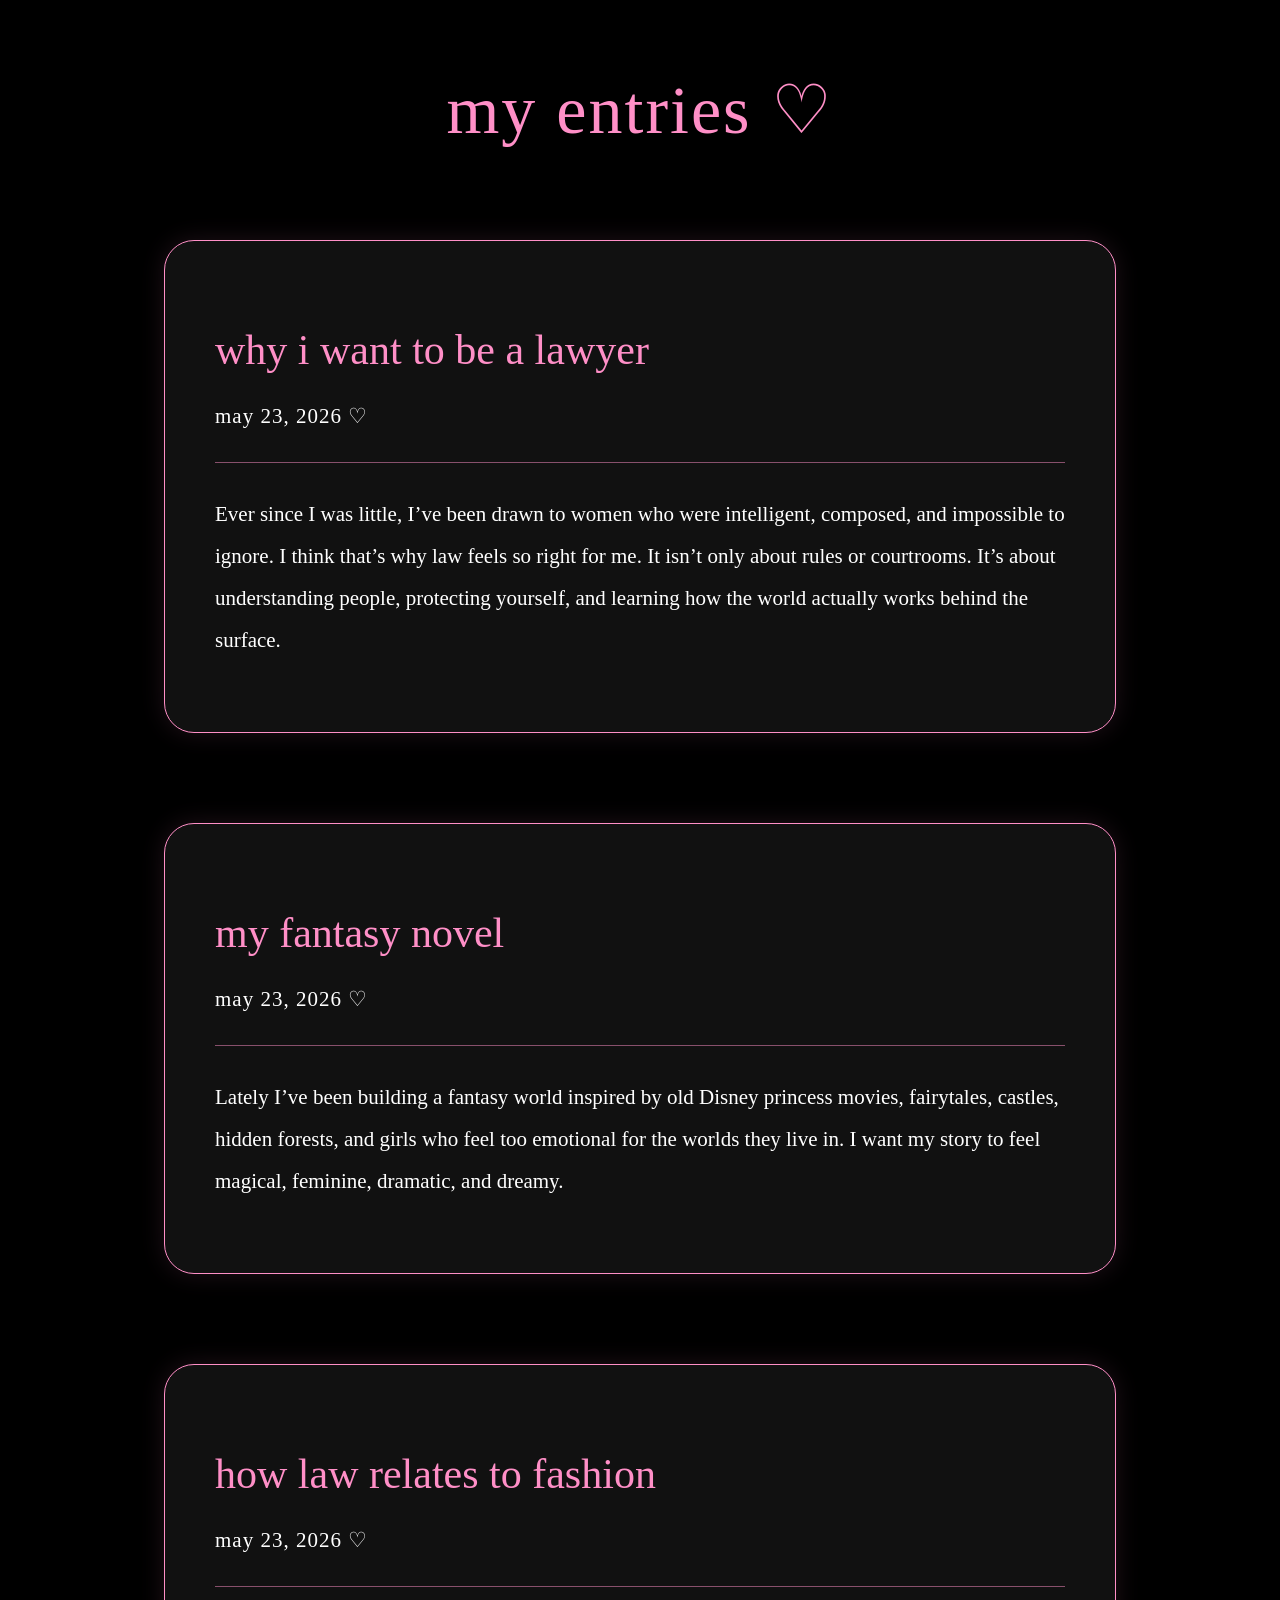
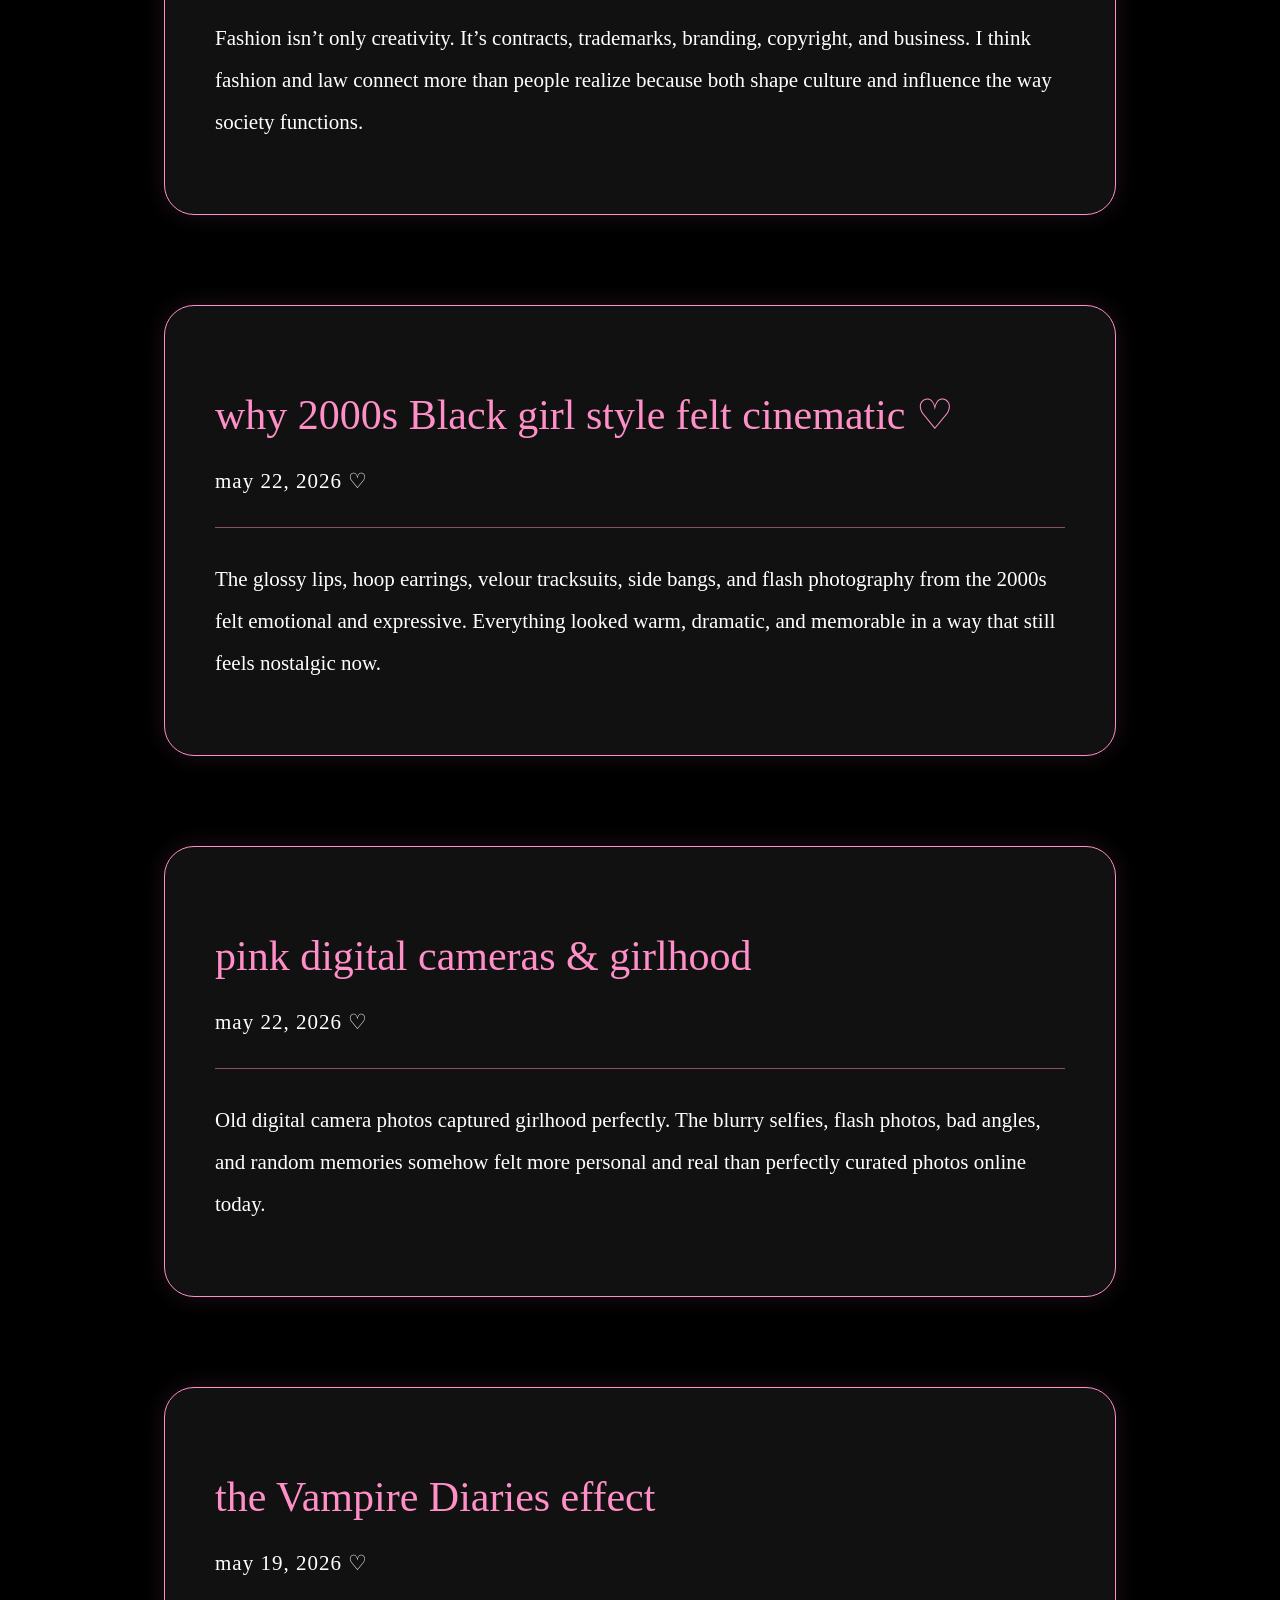
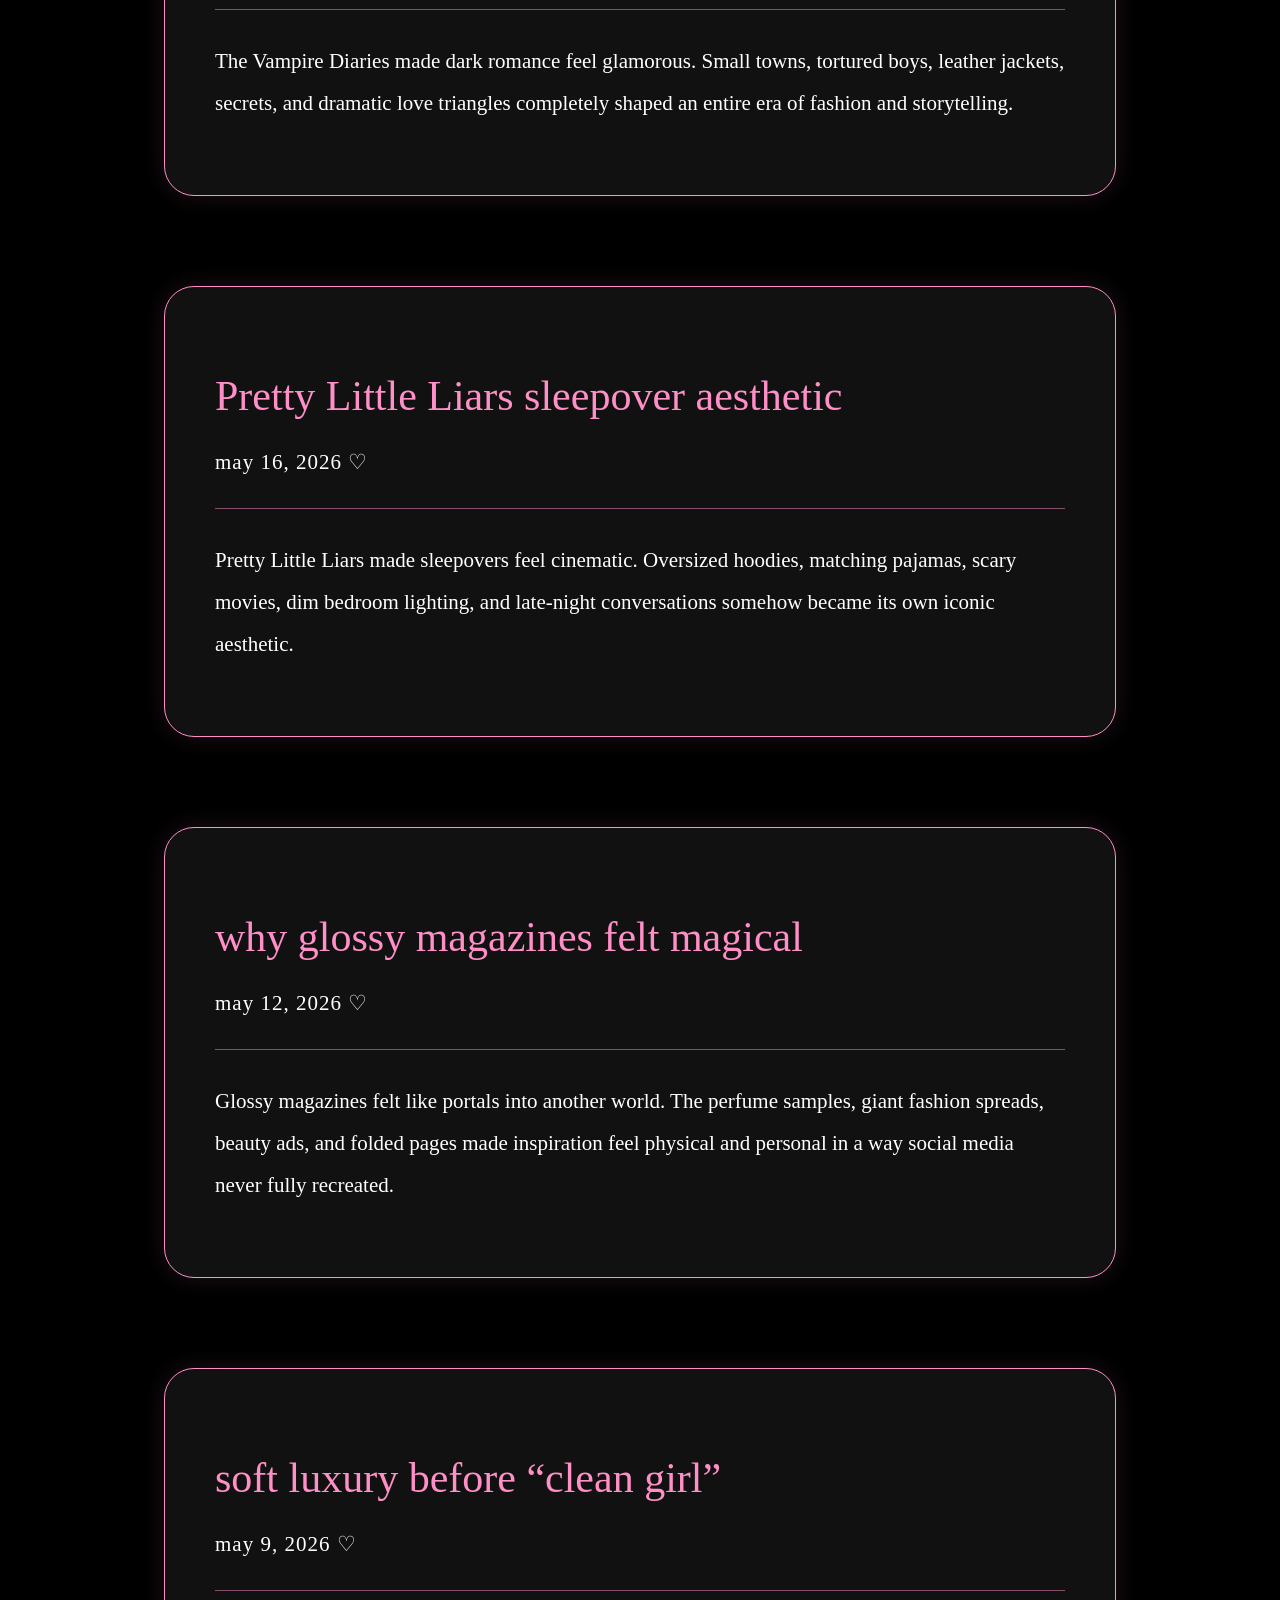
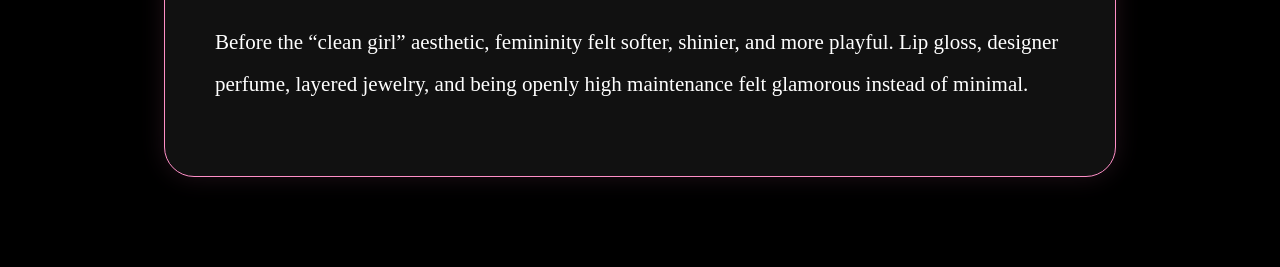
<file: entries.html>
<!DOCTYPE html>
<html lang="en">

<head>

  <meta charset="UTF-8">
  <meta name="viewport" content="width=device-width, initial-scale=1.0">

  <title>Entries</title>

  <link rel="stylesheet" href="entries.css">

</head>

<body>

  <h1>my entries ♡</h1>



  <!-- ENTRY -->

  <div class="journal-entry">

    <h2>why i want to be a lawyer</h2>

    <p class="date">may 23, 2026 ♡</p>

    <div class="entry-line"></div>

    <p>
      Ever since I was little, I’ve been drawn to women who were intelligent, composed, and impossible to ignore. I think that’s why law feels so right for me. It isn’t only about rules or courtrooms. It’s about understanding people, protecting yourself, and learning how the world actually works behind the surface.
    </p>

  </div>





  <!-- ENTRY -->

  <div class="journal-entry">

    <h2>my fantasy novel</h2>

    <p class="date">may 23, 2026 ♡</p>

    <div class="entry-line"></div>

    <p>
      Lately I’ve been building a fantasy world inspired by old Disney princess movies, fairytales, castles, hidden forests, and girls who feel too emotional for the worlds they live in. I want my story to feel magical, feminine, dramatic, and dreamy.
    </p>

  </div>





  <!-- ENTRY -->

  <div class="journal-entry">

    <h2>how law relates to fashion</h2>

    <p class="date">may 23, 2026 ♡</p>

    <div class="entry-line"></div>

    <p>
      Fashion isn’t only creativity. It’s contracts, trademarks, branding, copyright, and business. I think fashion and law connect more than people realize because both shape culture and influence the way society functions.
    </p>

  </div>





  <!-- ENTRY -->

  <div class="journal-entry">

    <h2>why 2000s Black girl style felt cinematic ♡</h2>

    <p class="date">may 22, 2026 ♡</p>

    <div class="entry-line"></div>

    <p>
      The glossy lips, hoop earrings, velour tracksuits, side bangs, and flash photography from the 2000s felt emotional and expressive. Everything looked warm, dramatic, and memorable in a way that still feels nostalgic now.
    </p>

  </div>





  <!-- ENTRY -->

  <div class="journal-entry">

    <h2>pink digital cameras & girlhood</h2>

    <p class="date">may 22, 2026 ♡</p>

    <div class="entry-line"></div>

    <p>
      Old digital camera photos captured girlhood perfectly. The blurry selfies, flash photos, bad angles, and random memories somehow felt more personal and real than perfectly curated photos online today.
    </p>

  </div>





  <!-- ENTRY -->

  <div class="journal-entry">

    <h2>the Vampire Diaries effect</h2>

    <p class="date">may 19, 2026 ♡</p>

    <div class="entry-line"></div>

    <p>
      The Vampire Diaries made dark romance feel glamorous. Small towns, tortured boys, leather jackets, secrets, and dramatic love triangles completely shaped an entire era of fashion and storytelling.
    </p>

  </div>





  <!-- ENTRY -->

  <div class="journal-entry">

    <h2>Pretty Little Liars sleepover aesthetic</h2>

    <p class="date">may 16, 2026 ♡</p>

    <div class="entry-line"></div>

    <p>
      Pretty Little Liars made sleepovers feel cinematic. Oversized hoodies, matching pajamas, scary movies, dim bedroom lighting, and late-night conversations somehow became its own iconic aesthetic.
    </p>

  </div>





  <!-- ENTRY -->

  <div class="journal-entry">

    <h2>why glossy magazines felt magical</h2>

    <p class="date">may 12, 2026 ♡</p>

    <div class="entry-line"></div>

    <p>
      Glossy magazines felt like portals into another world. The perfume samples, giant fashion spreads, beauty ads, and folded pages made inspiration feel physical and personal in a way social media never fully recreated.
    </p>

  </div>





  <!-- ENTRY -->

  <div class="journal-entry">

    <h2>soft luxury before “clean girl”</h2>

    <p class="date">may 9, 2026 ♡</p>

    <div class="entry-line"></div>

    <p>
      Before the “clean girl” aesthetic, femininity felt softer, shinier, and more playful. Lip gloss, designer perfume, layered jewelry, and being openly high maintenance felt glamorous instead of minimal.
    </p>

  </div>

</body>
</html>
</file>
<file: entries.css>
/* =========================
   ENTRIES PAGE
========================= */

body{
  background:#000;
  margin:0;
  padding:0;
  font-family:Georgia, serif;
  color:white;
}



/* TITLE */

h1{
  text-align:center;
  color:#ff8fc7;
  font-size:68px;
  font-weight:normal;
  margin-top:70px;
  margin-bottom:90px;
  letter-spacing:2px;
}



/* ENTRY CARD */

.journal-entry{
  width:82%;
  max-width:850px;

  margin:0 auto 90px auto;

  background:#111;

  border:1px solid #ff8fc7;

  border-radius:30px;

  padding:50px;

  box-shadow:0 0 25px rgba(255,143,199,0.12);
}



/* ENTRY TITLE */

.journal-entry h2{
  color:#ff8fc7;
  font-size:42px;
  font-weight:normal;
  margin-bottom:12px;
}



/* DATE */

.date{
  color:#ffd4e8;
  font-size:18px;
  margin-bottom:25px;
  letter-spacing:1px;
}



/* PINK DIVIDER */

.entry-line{
  width:100%;
  height:1px;
  background:#ff8fc7;
  margin-bottom:30px;
  opacity:0.5;
}



/* ENTRY TEXT */

.journal-entry p{
  font-size:21px;
  line-height:2;
  color:white;
}



/* MOBILE */

@media (max-width:768px){

  h1{
    font-size:46px;
    margin-top:50px;
    margin-bottom:60px;
  }

  .journal-entry{
    width:88%;
    padding:30px;
    margin-bottom:60px;
  }

  .journal-entry h2{
    font-size:30px;
  }

  .journal-entry p{
    font-size:18px;
    line-height:1.8;
  }

}
</file>
